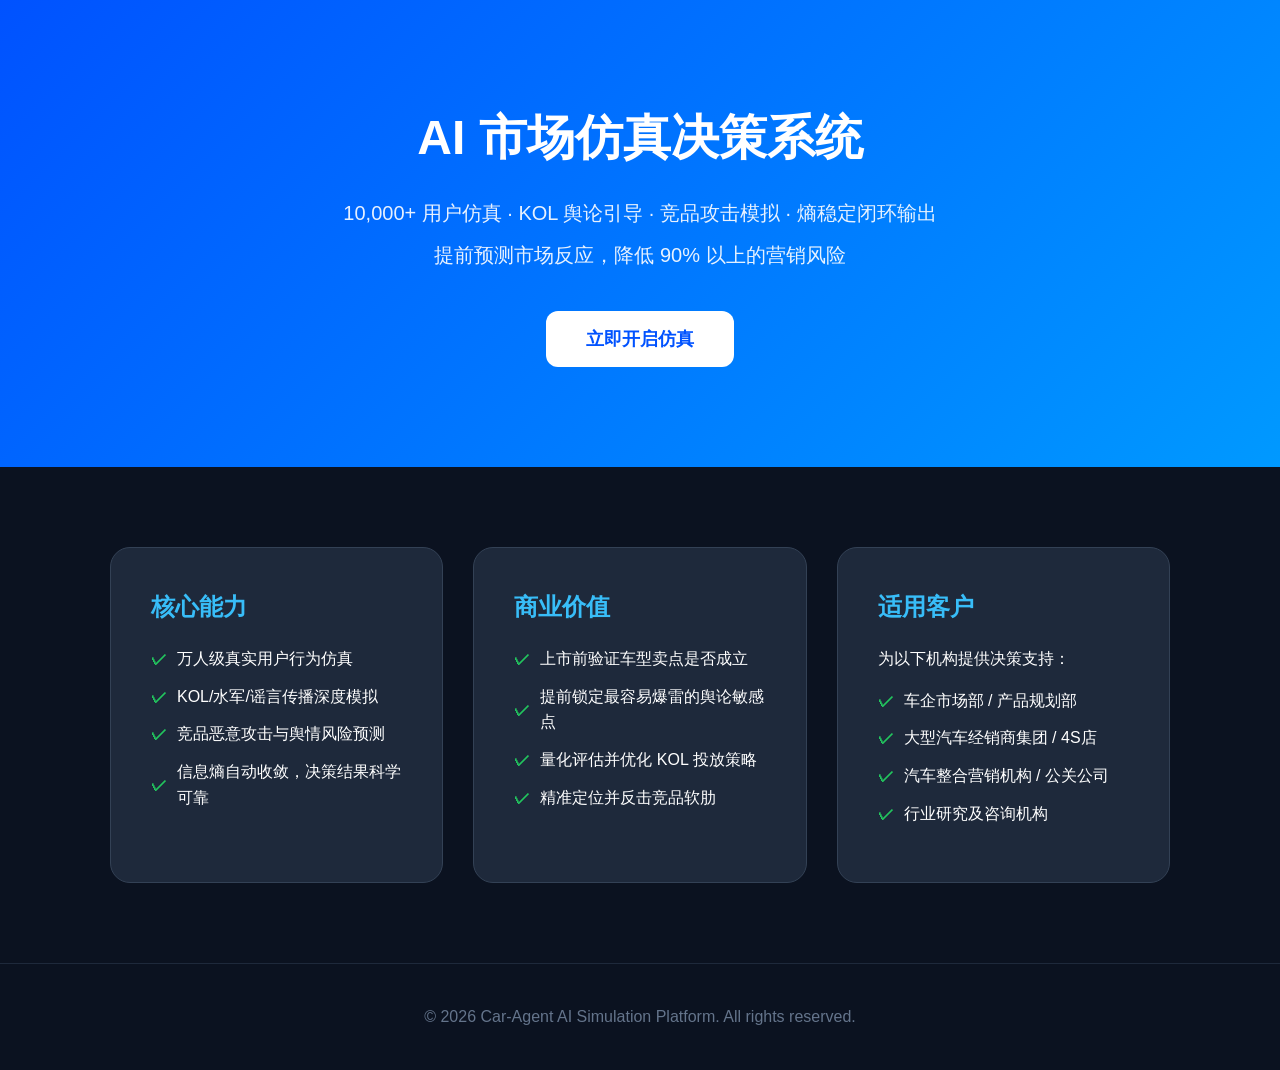
<file: web/home.html>
<!DOCTYPE html>
<html lang="zh-CN">
<head>
    <meta charset="utf-8">
    <title>车企市场仿真决策平台 - 领先的AI仿真SaaS</title>
    <style>
        * { box-sizing: border-box; }
        body { margin: 0; font-family: 'Segoe UI', Tahoma, Geneva, Verdana, sans-serif; background: #0b1220; color: #fff; line-height: 1.6; }
        .banner { background: linear-gradient(135deg, #0052ff, #0099ff); padding: 100px 20px; text-align: center; }
        .banner h1 { font-size: 48px; margin: 0 0 20px; font-weight: 800; }
        .banner p { font-size: 20px; opacity: .9; max-width: 800px; margin: 0 auto 10px; }
        .cta { margin-top: 40px; }
        .btn { padding: 16px 40px; background: #fff; color: #0052ff; border: none; border-radius: 12px; font-weight: bold; font-size: 18px; cursor: pointer; transition: transform 0.2s, box-shadow 0.2s; }
        .btn:hover { transform: translateY(-2px); box-shadow: 0 10px 20px rgba(0,0,0,0.2); }
        .section { max-width: 1100px; margin: 0 auto; padding: 80px 20px; }
        .grid { display: grid; grid-template-columns: repeat(auto-fit, minmax(300px, 1fr)); gap: 30px; }
        .card { background: #1e293b; padding: 40px; border-radius: 20px; border: 1px solid #334155; transition: border-color 0.3s; }
        .card:hover { border-color: #38bdf8; }
        h3 { color: #38bdf8; font-size: 24px; margin-top: 0; margin-bottom: 20px; }
        .feature-list { list-style: none; padding: 0; }
        .feature-list li { margin-bottom: 12px; display: flex; align-items: center; }
        .feature-list li::before { content: "✓"; color: #22c55e; margin-right: 10px; font-weight: bold; }
        footer { text-align: center; padding: 40px; color: #64748b; border-top: 1px solid #1e293b; }
    </style>
</head>
<body>
    <div class="banner">
        <h1>AI 市场仿真决策系统</h1>
        <p>10,000+ 用户仿真 · KOL 舆论引导 · 竞品攻击模拟 · 熵稳定闭环输出</p>
        <p>提前预测市场反应，降低 90% 以上的营销风险</p>
        <div class="cta">
            <button class="btn" onclick="location.href='/login'">立即开启仿真</button>
        </div>
    </div>
    
    <div class="section">
        <div class="grid">
            <div class="card">
                <h3>核心能力</h3>
                <ul class="feature-list">
                    <li>万人级真实用户行为仿真</li>
                    <li>KOL/水军/谣言传播深度模拟</li>
                    <li>竞品恶意攻击与舆情风险预测</li>
                    <li>信息熵自动收敛，决策结果科学可靠</li>
                </ul>
            </div>
            <div class="card">
                <h3>商业价值</h3>
                <ul class="feature-list">
                    <li>上市前验证车型卖点是否成立</li>
                    <li>提前锁定最容易爆雷的舆论敏感点</li>
                    <li>量化评估并优化 KOL 投放策略</li>
                    <li>精准定位并反击竞品软肋</li>
                </ul>
            </div>
            <div class="card">
                <h3>适用客户</h3>
                <p>为以下机构提供决策支持：</p>
                <ul class="feature-list">
                    <li>车企市场部 / 产品规划部</li>
                    <li>大型汽车经销商集团 / 4S店</li>
                    <li>汽车整合营销机构 / 公关公司</li>
                    <li>行业研究及咨询机构</li>
                </ul>
            </div>
        </div>
    </div>

    <footer>
        &copy; 2026 Car-Agent AI Simulation Platform. All rights reserved.
    </footer>
</body>
</html>
</file>
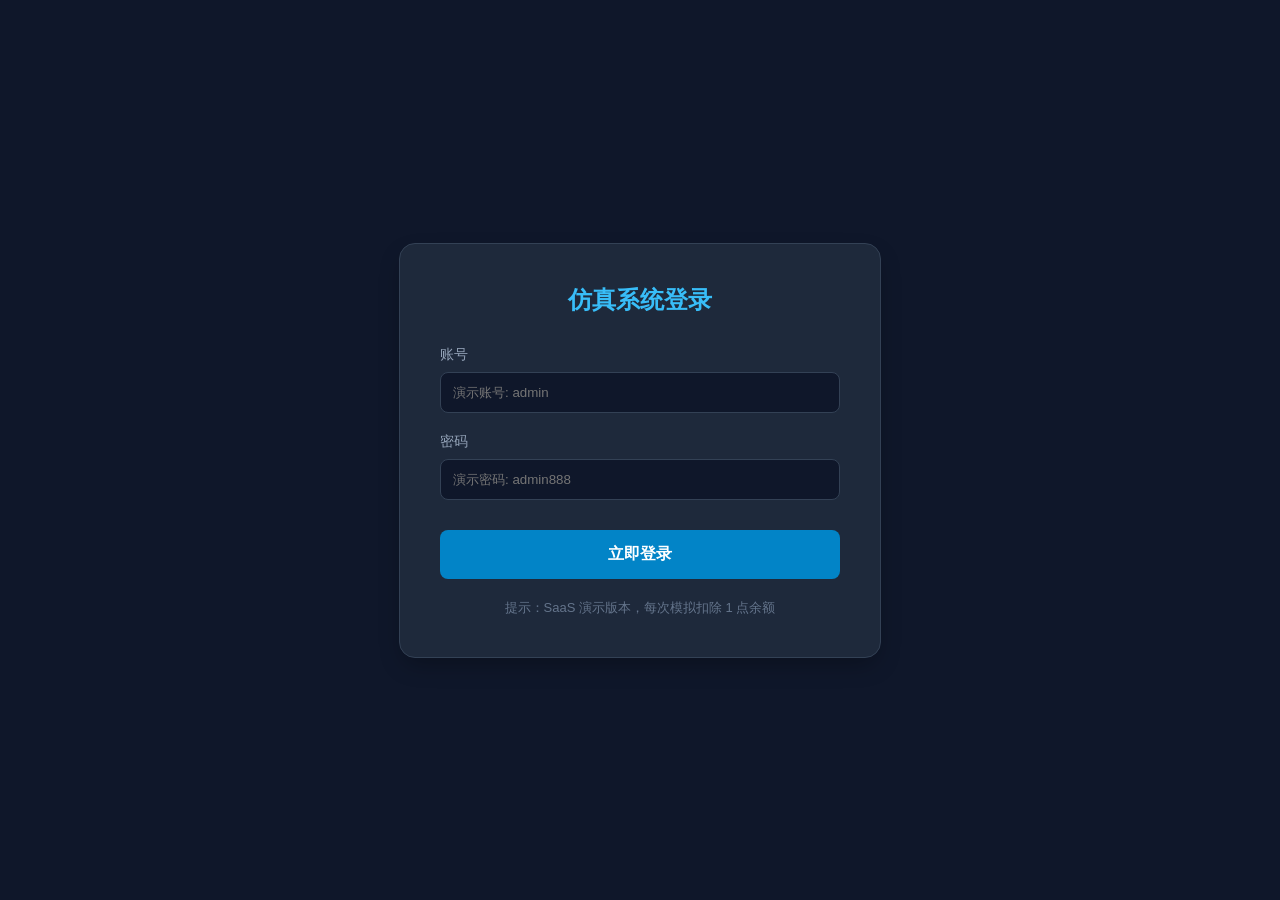
<file: web/login.html>
<!DOCTYPE html>
<html lang="zh-CN">
<head>
    <meta charset="utf-8">
    <title>仿真系统登录 - SaaS商业版</title>
    <style>
        body { background: #0f172a; color: #f8fafc; font-family: 'Segoe UI', Tahoma, Geneva, Verdana, sans-serif; margin: 0; display: flex; align-items: center; justify-content: center; height: 100vh; }
        .box { width: 100%; max-width: 400px; padding: 40px; background: #1e293b; border-radius: 16px; box-shadow: 0 10px 25px -5px rgba(0, 0, 0, 0.3); border: 1px solid #334155; }
        h2 { margin-top: 0; color: #38bdf8; text-align: center; margin-bottom: 30px; }
        .form-group { margin-bottom: 20px; }
        label { display: block; margin-bottom: 8px; color: #94a3b8; font-size: 14px; }
        input { width: 100%; padding: 12px; border: 1px solid #334155; border-radius: 8px; background: #0f172a; color: white; box-sizing: border-box; outline: none; transition: border-color 0.2s; }
        input:focus { border-color: #38bdf8; }
        button { width: 100%; padding: 14px; background: #0284c7; color: white; border: none; border-radius: 8px; font-size: 16px; font-weight: 600; cursor: pointer; transition: background 0.2s; margin-top: 10px; }
        button:hover { background: #0369a1; }
        .tips { margin-top: 20px; text-align: center; color: #64748b; font-size: 13px; }
    </style>
</head>
<body>
    <div class="box">
        <h2>仿真系统登录</h2>
        <div class="form-group">
            <label for="user">账号</label>
            <input id="user" placeholder="演示账号: admin" autocomplete="off">
        </div>
        <div class="form-group">
            <label for="pwd">密码</label>
            <input id="pwd" type="password" placeholder="演示密码: admin888">
        </div>
        <button onclick="login()">立即登录</button>
        <div class="tips">提示：SaaS 演示版本，每次模拟扣除 1 点余额</div>
    </div>
    <script>
        async function login() {
            const userVal = document.getElementById('user').value;
            const pwdVal = document.getElementById('pwd').value;
            if (!userVal || !pwdVal) {
                alert("请输入账号和密码");
                return;
            }
            try {
                let r = await fetch("/api/login", {
                    method: "POST",
                    headers: { "Content-Type": "application/json" },
                    body: JSON.stringify({ user: userVal, pwd: pwdVal })
                });
                let d = await r.json();
                if (d.ok) {
                    // 简单存储在 localStorage 中供后续请求使用
                    localStorage.setItem('sim_user', userVal);
                    localStorage.setItem('sim_pwd', pwdVal);
                    location.href = "/web/index.html";
                } else {
                    alert("账号或密码错误");
                }
            } catch (err) {
                alert("登录请求失败");
            }
        }
        // 支持回车登录
        document.addEventListener('keypress', (e) => { if (e.key === 'Enter') login(); });
    </script>
</body>
</html>
</file>
